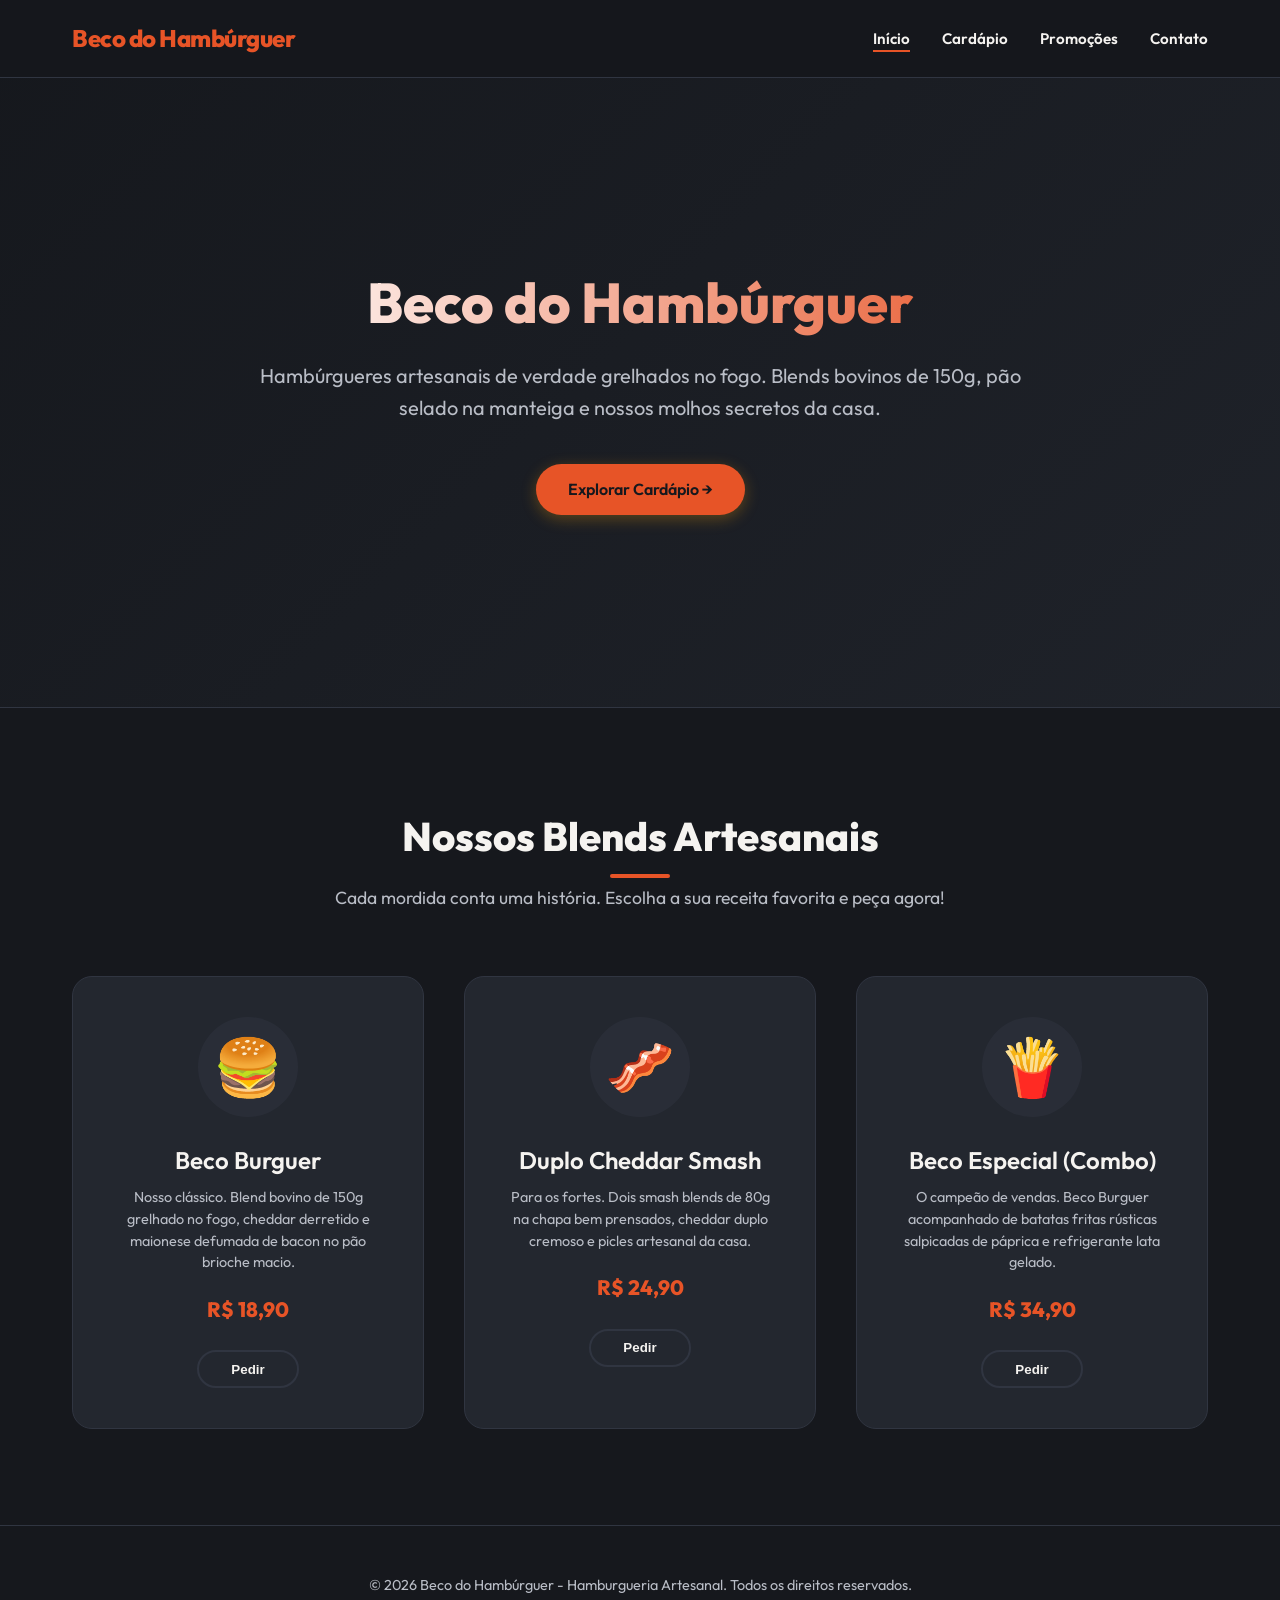
<file: index.html>
<!DOCTYPE html>
<html lang="pt-BR">
<head>
    <meta charset="UTF-8">
    <meta name="viewport" content="width=device-width, initial-scale=1.0">
    <title>Beco do Hambúrguer - Hamburgueria Artesanal</title>
    <link rel="stylesheet" href="style.css">
    <link href="https://fonts.googleapis.com/css2?family=Outfit:wght@300;400;600;800&display=swap" rel="stylesheet">
</head>
<body>
    <header>
        <nav class="navbar">
            <div class="logo">Beco do Hambúrguer</div>
            <ul class="nav-links">
                <li><a href="index.html" class="active">Início</a></li>
                <li><a href="#cardapio">Cardápio</a></li>
                <li><a href="promocoes.html">Promoções</a></li>
                <li><a href="#contato">Contato</a></li>
            </ul>
        </nav>
    </header>

    <main>
        <section id="hero" class="hero-section">
            <div class="hero-content">
                <h1>Beco do Hambúrguer</h1>
                <p>Hambúrgueres artesanais de verdade grelhados no fogo. Blends bovinos de 150g, pão selado na manteiga e nossos molhos secretos da casa.</p>
                <a href="#cardapio" class="btn-primary">Explorar Cardápio &rarr;</a>
            </div>
        </section>

        <section id="cardapio" class="cardapio-section">
            <div class="section-header">
                <h2>Nossos Blends Artesanais</h2>
                <p>Cada mordida conta uma história. Escolha a sua receita favorita e peça agora!</p>
            </div>
            <div class="cardapio-grid" id="cardapio-grid">
                <!-- Os itens do cardápio serão carregados dinamicamente via JS -->
                <!-- Exemplos estáticos para acessibilidade/SEO -->
                <div class="cardapio-item">
                    <div class="item-img-placeholder">🍔</div>
                    <h3>Beco Burguer</h3>
                    <p class="description">Nosso clássico. Blend bovino de 150g, muito queijo cheddar derretido e maionese defumada de bacon no pão brioche.</p>
                    <p class="price">R$ 18,90</p>
                    <button class="btn-order">Pedir</button>
                </div>
                <div class="cardapio-item">
                    <div class="item-img-placeholder">🥓</div>
                    <h3>Duplo Cheddar Smash</h3>
                    <p class="description">Para os fortes. Dois smash blends de 80g na chapa bem prensados, cheddar duplo cremoso e picles artesanal.</p>
                    <p class="price">R$ 24,90</p>
                    <button class="btn-order">Pedir</button>
                </div>
                <div class="cardapio-item">
                    <div class="item-img-placeholder">🍟</div>
                    <h3>Beco Especial (Combo)</h3>
                    <p class="description">O campeão de vendas. Beco Burguer acompanhado de batatas fritas rústicas salpicadas de páprica e refrigerante lata.</p>
                    <p class="price">R$ 34,90</p>
                    <button class="btn-order">Pedir</button>
                </div>
            </div>
        </section>
    </main>

    <footer>
        <p>&copy; 2026 Beco do Hambúrguer - Hamburgueria Artesanal. Todos os direitos reservados.</p>
    </footer>

    <script src="cardapio.js"></script>
</body>
</html>
</file>
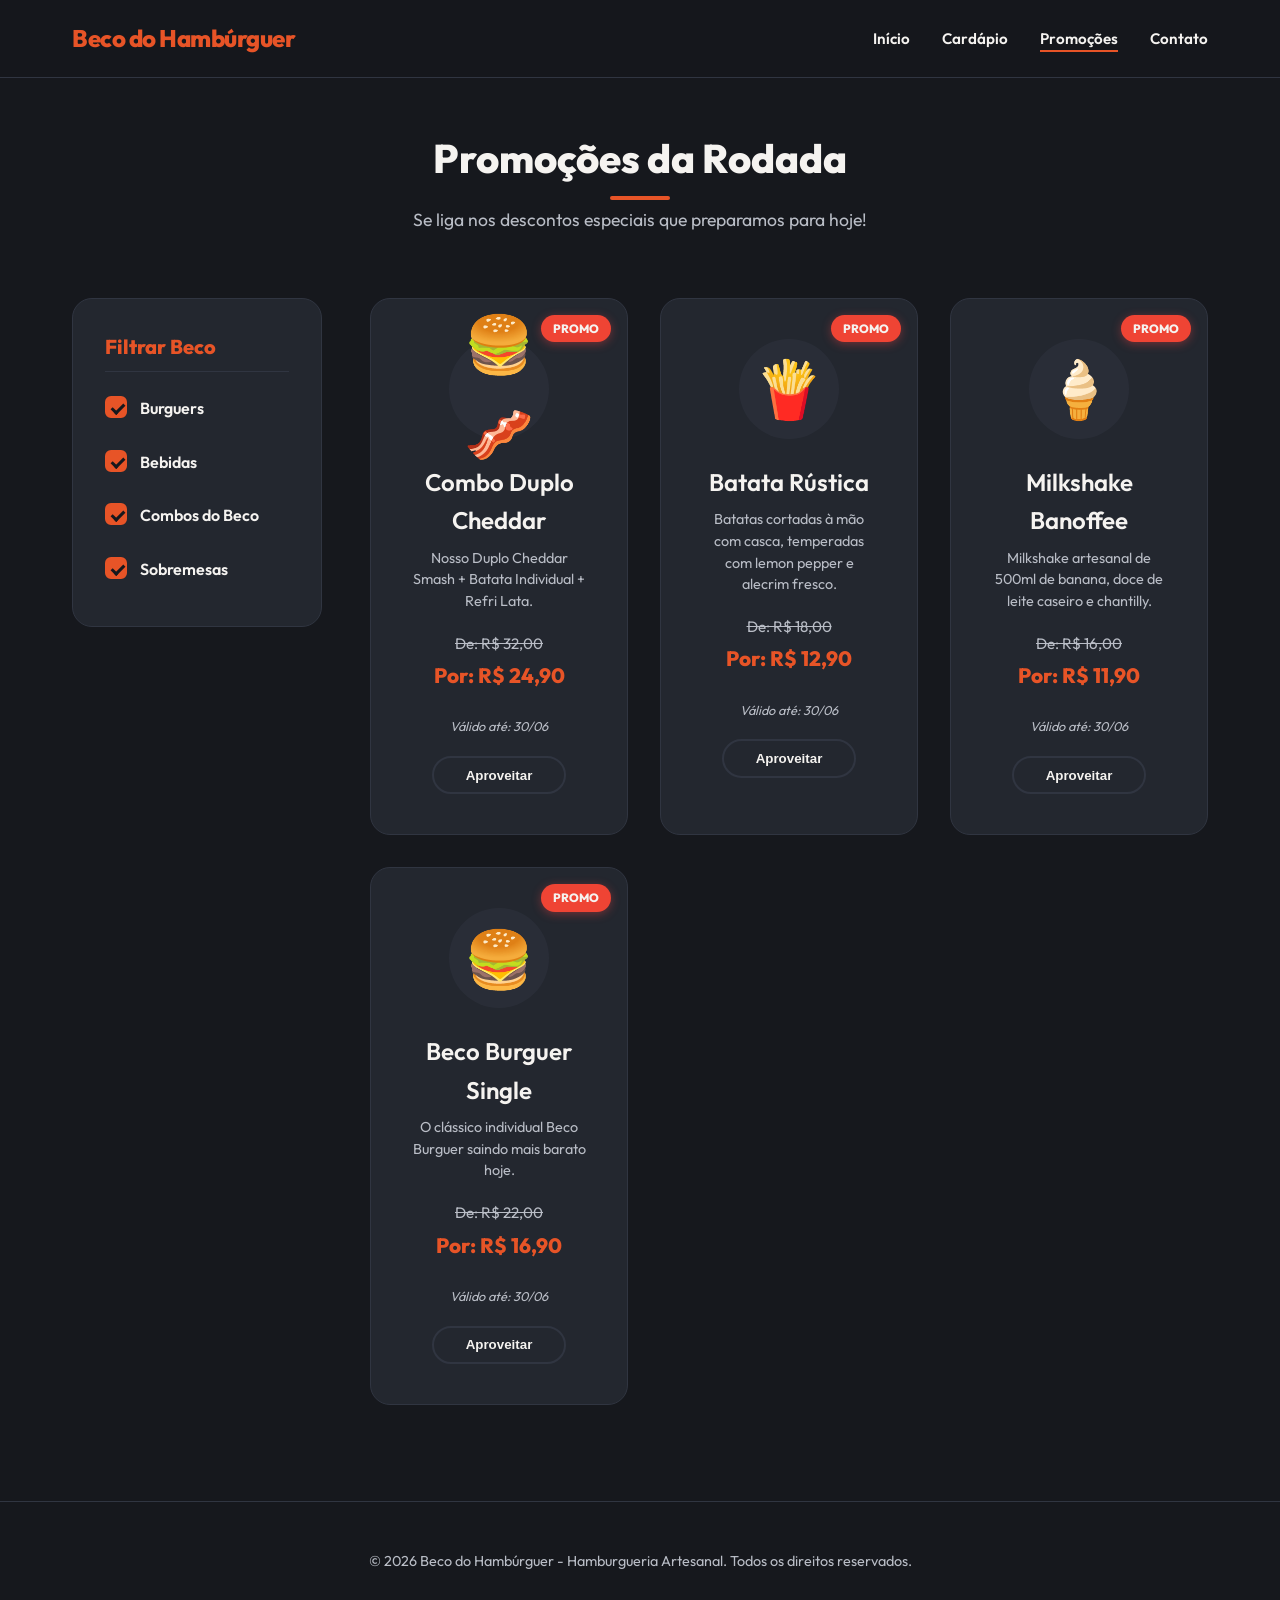
<file: promocoes.html>
<!DOCTYPE html>
<html lang="pt-BR">
<head>
    <meta charset="UTF-8">
    <meta name="viewport" content="width=device-width, initial-scale=1.0">
    <title>Promoções - Beco do Hambúrguer</title>
    <link rel="stylesheet" href="style.css">
    <link href="https://fonts.googleapis.com/css2?family=Outfit:wght@300;400;600;800&display=swap" rel="stylesheet">
</head>
<body>
    <header>
        <nav class="navbar">
            <div class="logo">Beco do Hambúrguer</div>
            <ul class="nav-links">
                <li><a href="index.html">Início</a></li>
                <li><a href="index.html#cardapio">Cardápio</a></li>
                <li><a href="promocoes.html" class="active">Promoções</a></li>
                <li><a href="index.html#contato">Contato</a></li>
            </ul>
        </nav>
    </header>

    <main class="promocoes-container">
        <div class="section-header" style="margin-top: 3rem;">
            <h2>Promoções da Rodada</h2>
            <p>Se liga nos descontos especiais que preparamos para hoje!</p>
        </div>

        <div class="promocoes-layout">
            <!-- Sidebar de Categorias -->
            <aside class="categorias-sidebar">
                <h3>Filtrar Beco</h3>
                <form id="categorias-form">
                    <label class="checkbox-container">
                        <input type="checkbox" id="cat-lanches" checked>
                        <span class="checkmark"></span>
                        Burguers
                    </label>
                    <label class="checkbox-container">
                        <input type="checkbox" id="cat-bebidas" checked>
                        <span class="checkmark"></span>
                        Bebidas
                    </label>
                    <label class="checkbox-container">
                        <input type="checkbox" id="cat-combos" checked>
                        <span class="checkmark"></span>
                        Combos do Beco
                    </label>
                    <label class="checkbox-container">
                        <input type="checkbox" id="cat-sobremesas" checked>
                        <span class="checkmark"></span>
                        Sobremesas
                    </label>
                </form>
            </aside>

            <!-- Grid de Promoções -->
            <section class="promocoes-grid">
                <div class="cardapio-item promocao-item">
                    <div class="tag-promocao">PROMO</div>
                    <div class="item-img-placeholder">🍔🥓</div>
                    <h3>Combo Duplo Cheddar</h3>
                    <p class="description">Nosso Duplo Cheddar Smash + Batata Individual + Refri Lata.</p>
                    <p class="price-original">De: R$ 32,00</p>
                    <p class="price">Por: R$ 24,90</p>
                    <p class="valido">Válido até: 30/06</p>
                    <button class="btn-order">Aproveitar</button>
                </div>

                <div class="cardapio-item promocao-item">
                    <div class="tag-promocao">PROMO</div>
                    <div class="item-img-placeholder">🍟</div>
                    <h3>Batata Rústica</h3>
                    <p class="description">Batatas cortadas à mão com casca, temperadas com lemon pepper e alecrim fresco.</p>
                    <p class="price-original">De: R$ 18,00</p>
                    <p class="price">Por: R$ 12,90</p>
                    <p class="valido">Válido até: 30/06</p>
                    <button class="btn-order">Aproveitar</button>
                </div>

                <div class="cardapio-item promocao-item">
                    <div class="tag-promocao">PROMO</div>
                    <div class="item-img-placeholder">🍦</div>
                    <h3>Milkshake Banoffee</h3>
                    <p class="description">Milkshake artesanal de 500ml de banana, doce de leite caseiro e chantilly.</p>
                    <p class="price-original">De: R$ 16,00</p>
                    <p class="price">Por: R$ 11,90</p>
                    <p class="valido">Válido até: 30/06</p>
                    <button class="btn-order">Aproveitar</button>
                </div>

                <div class="cardapio-item promocao-item">
                    <div class="tag-promocao">PROMO</div>
                    <div class="item-img-placeholder">🍔</div>
                    <h3>Beco Burguer Single</h3>
                    <p class="description">O clássico individual Beco Burguer saindo mais barato hoje.</p>
                    <p class="price-original">De: R$ 22,00</p>
                    <p class="price">Por: R$ 16,90</p>
                    <p class="valido">Válido até: 30/06</p>
                    <button class="btn-order">Aproveitar</button>
                </div>
            </section>
        </div>
    </main>

    <footer>
        <p>&copy; 2026 Beco do Hambúrguer - Hamburgueria Artesanal. Todos os direitos reservados.</p>
    </footer>

    <script src="cardapio.js"></script>
</body>
</html>
</file>
<file: style.css>
:root {
    --primary-color: hsl(14, 80%, 53%); /* Terracota / Laranja Hamburgueria */
    --primary-hover: hsl(14, 80%, 43%);
    --bg-dark: hsl(220, 15%, 10%);      /* Carvão */
    --bg-light: hsl(220, 15%, 16%);     /* Carvão Leve */
    --text-white: hsl(40, 20%, 95%);    /* Off-white */
    --text-muted: hsl(220, 10%, 75%);
    --border-color: hsl(220, 15%, 22%);
    --accent-red: hsl(5, 85%, 57%);
    --accent-yellow: hsl(43, 90%, 55%); /* Mostarda */
    --transition: all 0.3s cubic-bezier(0.4, 0, 0.2, 1);
}

* {
    margin: 0;
    padding: 0;
    box-sizing: border-box;
}

body {
    font-family: 'Outfit', sans-serif;
    background-color: var(--bg-dark);
    color: var(--text-white);
    line-height: 1.6;
}

/* Header & Navbar */
header {
    background-color: hsla(220, 15%, 10%, 0.85);
    backdrop-filter: blur(10px);
    position: sticky;
    top: 0;
    z-index: 1000;
    border-bottom: 1px solid var(--border-color);
}

.navbar {
    display: flex;
    justify-content: space-between;
    align-items: center;
    max-width: 1200px;
    margin: 0 auto;
    padding: 1.2rem 2rem;
}

.logo {
    font-size: 1.5rem;
    font-weight: 800;
    color: var(--primary-color);
    letter-spacing: -0.5px;
}

.nav-links {
    display: flex;
    list-style: none;
    gap: 2rem;
}

.nav-links a {
    color: var(--text-white);
    text-decoration: none;
    font-weight: 600;
    font-size: 0.95rem;
    transition: var(--transition);
    position: relative;
    padding: 0.25rem 0;
}

.nav-links a::after {
    content: '';
    position: absolute;
    bottom: 0;
    left: 0;
    width: 0;
    height: 2px;
    background-color: var(--primary-color);
    transition: var(--transition);
}

.nav-links a:hover::after,
.nav-links a.active::after {
    width: 100%;
}

.nav-links a:hover {
    color: var(--primary-color);
}

/* Hero Section */
.hero-section {
    background: linear-gradient(135deg, hsla(220, 15%, 10%, 0.9), hsla(220, 15%, 16%, 0.7)),
                url('https://images.unsplash.com/photo-1550547660-d9450f859349?q=80&w=1965&auto=format&fit=crop') no-repeat center center/cover;
    min-height: 70vh;
    display: flex;
    align-items: center;
    justify-content: center;
    text-align: center;
    padding: 4rem 2rem;
    border-bottom: 1px solid var(--border-color);
}

.hero-content {
    max-width: 800px;
}

.hero-content h1 {
    font-size: 3.5rem;
    font-weight: 800;
    line-height: 1.2;
    margin-bottom: 1.5rem;
    background: linear-gradient(to right, #ffffff, var(--primary-color));
    -webkit-background-clip: text;
    -webkit-text-fill-color: transparent;
}

.hero-content p {
    font-size: 1.25rem;
    color: var(--text-muted);
    margin-bottom: 2.5rem;
}

.btn-primary {
    display: inline-block;
    background-color: var(--primary-color);
    color: hsl(220, 15%, 10%);
    padding: 0.8rem 2rem;
    border-radius: 50px;
    text-decoration: none;
    font-weight: 600;
    transition: var(--transition);
    box-shadow: 0 4px 15px rgba(245, 158, 11, 0.3);
}

.btn-primary:hover {
    background-color: var(--primary-hover);
    transform: translateY(-2px);
    box-shadow: 0 6px 20px rgba(245, 158, 11, 0.4);
}

/* Cardapio Section */
.cardapio-section {
    padding: 6rem 2rem;
    max-width: 1200px;
    margin: 0 auto;
}

.section-header {
    text-align: center;
    margin-bottom: 4rem;
}

.section-header h2 {
    font-size: 2.5rem;
    font-weight: 800;
    margin-bottom: 1rem;
    position: relative;
    display: inline-block;
}

.section-header h2::after {
    content: '';
    position: absolute;
    width: 60px;
    height: 4px;
    background-color: var(--primary-color);
    bottom: -10px;
    left: 50%;
    transform: translateX(-50%);
    border-radius: 2px;
}

.section-header p {
    color: var(--text-muted);
    font-size: 1.1rem;
}

.cardapio-grid {
    display: grid;
    grid-template-columns: repeat(auto-fit, minmax(300px, 1fr));
    gap: 2.5rem;
}

.cardapio-item {
    background-color: var(--bg-light);
    border: 1px solid var(--border-color);
    border-radius: 20px;
    padding: 2.5rem;
    text-align: center;
    transition: var(--transition);
    position: relative;
    overflow: hidden;
}

.cardapio-item::before {
    content: '';
    position: absolute;
    top: 0;
    left: 0;
    width: 100%;
    height: 4px;
    background-color: var(--primary-color);
    transform: scaleX(0);
    transition: var(--transition);
}

.cardapio-item:hover::before {
    transform: scaleX(1);
}

.cardapio-item:hover {
    transform: translateY(-8px);
    box-shadow: 0 10px 30px rgba(0, 0, 0, 0.3);
    border-color: hsla(38, 92%, 50%, 0.3);
}

.item-img-placeholder {
    font-size: 3.5rem;
    margin-bottom: 1.5rem;
    display: block;
    height: 100px;
    display: flex;
    align-items: center;
    justify-content: center;
    background: hsla(220, 15%, 22%, 0.5);
    border-radius: 50%;
    width: 100px;
    margin: 0 auto 1.5rem auto;
}

.cardapio-item h3 {
    font-size: 1.5rem;
    font-weight: 600;
    margin-bottom: 0.5rem;
}

.cardapio-item .price {
    font-size: 1.3rem;
    color: var(--primary-color);
    font-weight: 800;
    margin-bottom: 1.5rem;
}

.btn-order {
    background: transparent;
    border: 2px solid var(--border-color);
    color: var(--text-white);
    padding: 0.6rem 2rem;
    border-radius: 50px;
    cursor: pointer;
    font-weight: 600;
    transition: var(--transition);
}

.cardapio-item:hover .btn-order {
    background-color: var(--primary-color);
    border-color: var(--primary-color);
    color: hsl(220, 15%, 10%);
}

.btn-order:hover {
    transform: scale(1.05);
}

/* Footer */
footer {
    background-color: var(--bg-dark);
    text-align: center;
    padding: 3rem 2rem;
    border-top: 1px solid var(--border-color);
    color: var(--text-muted);
    font-size: 0.9rem;
}

/* Responsive */
@media (max-width: 768px) {
    .navbar {
        flex-direction: column;
        gap: 1rem;
    }
    .hero-content h1 {
        font-size: 2.5rem;
    }
}

/* Estilos adicionais para Promoções (promocoes.html) */
.promocoes-container {
    max-width: 1200px;
    margin: 0 auto;
    padding: 0 2rem 6rem 2rem;
}

.promocoes-layout {
    display: flex;
    gap: 3rem;
    margin-top: 2rem;
}

.categorias-sidebar {
    flex: 0 0 250px;
    background-color: var(--bg-light);
    border: 1px solid var(--border-color);
    padding: 2rem;
    border-radius: 20px;
    height: fit-content;
}

.categorias-sidebar h3 {
    font-size: 1.25rem;
    margin-bottom: 1.5rem;
    font-weight: 800;
    color: var(--primary-color);
    border-bottom: 1px solid var(--border-color);
    padding-bottom: 0.5rem;
}

#categorias-form {
    display: flex;
    flex-direction: column;
    gap: 1rem;
}

/* Custom Checkbox */
.checkbox-container {
    display: block;
    position: relative;
    padding-left: 35px;
    margin-bottom: 12px;
    cursor: pointer;
    font-size: 1rem;
    font-weight: 600;
    user-select: none;
    transition: var(--transition);
}

.checkbox-container input {
    position: absolute;
    opacity: 0;
    cursor: pointer;
    height: 0;
    width: 0;
}

.checkmark {
    position: absolute;
    top: 0;
    left: 0;
    height: 22px;
    width: 22px;
    background-color: hsla(220, 15%, 22%, 0.5);
    border: 2px solid var(--border-color);
    border-radius: 6px;
    transition: var(--transition);
}

.checkbox-container:hover input ~ .checkmark {
    border-color: var(--primary-color);
}

.checkbox-container input:checked ~ .checkmark {
    background-color: var(--primary-color);
    border-color: var(--primary-color);
}

.checkmark:after {
    content: "";
    position: absolute;
    display: none;
}

.checkbox-container input:checked ~ .checkmark:after {
    display: block;
}

.checkbox-container .checkmark:after {
    left: 7px;
    top: 3px;
    width: 5px;
    height: 10px;
    border: solid hsl(220, 15%, 10%);
    border-width: 0 3px 3px 0;
    transform: rotate(45deg);
}

.promocoes-grid {
    flex: 1;
    display: grid;
    grid-template-columns: repeat(auto-fit, minmax(250px, 1fr));
    gap: 2rem;
}

.promocao-item {
    position: relative;
}

.tag-promocao {
    position: absolute;
    top: 1rem;
    right: 1rem;
    background-color: var(--accent-red);
    color: var(--text-white);
    padding: 0.25rem 0.75rem;
    font-size: 0.75rem;
    font-weight: 800;
    border-radius: 50px;
    box-shadow: 0 2px 10px rgba(239, 68, 68, 0.4);
}

.price-original {
    text-decoration: line-through;
    color: var(--text-muted);
    font-size: 0.95rem;
    margin-bottom: 0.2rem;
}

.valido {
    font-size: 0.8rem;
    color: var(--text-muted);
    margin-bottom: 1.2rem;
    font-style: italic;
}

@media (max-width: 992px) {
    .promocoes-layout {
        flex-direction: column;
    }
    .categorias-sidebar {
        flex: 1;
        width: 100%;
    }
}

.cardapio-item .description {
    font-size: 0.9rem;
    color: var(--text-muted);
    margin-top: 0.5rem;
    margin-bottom: 1.2rem;
    min-height: 55px;
    display: block;
    line-height: 1.5;
}
</file>
